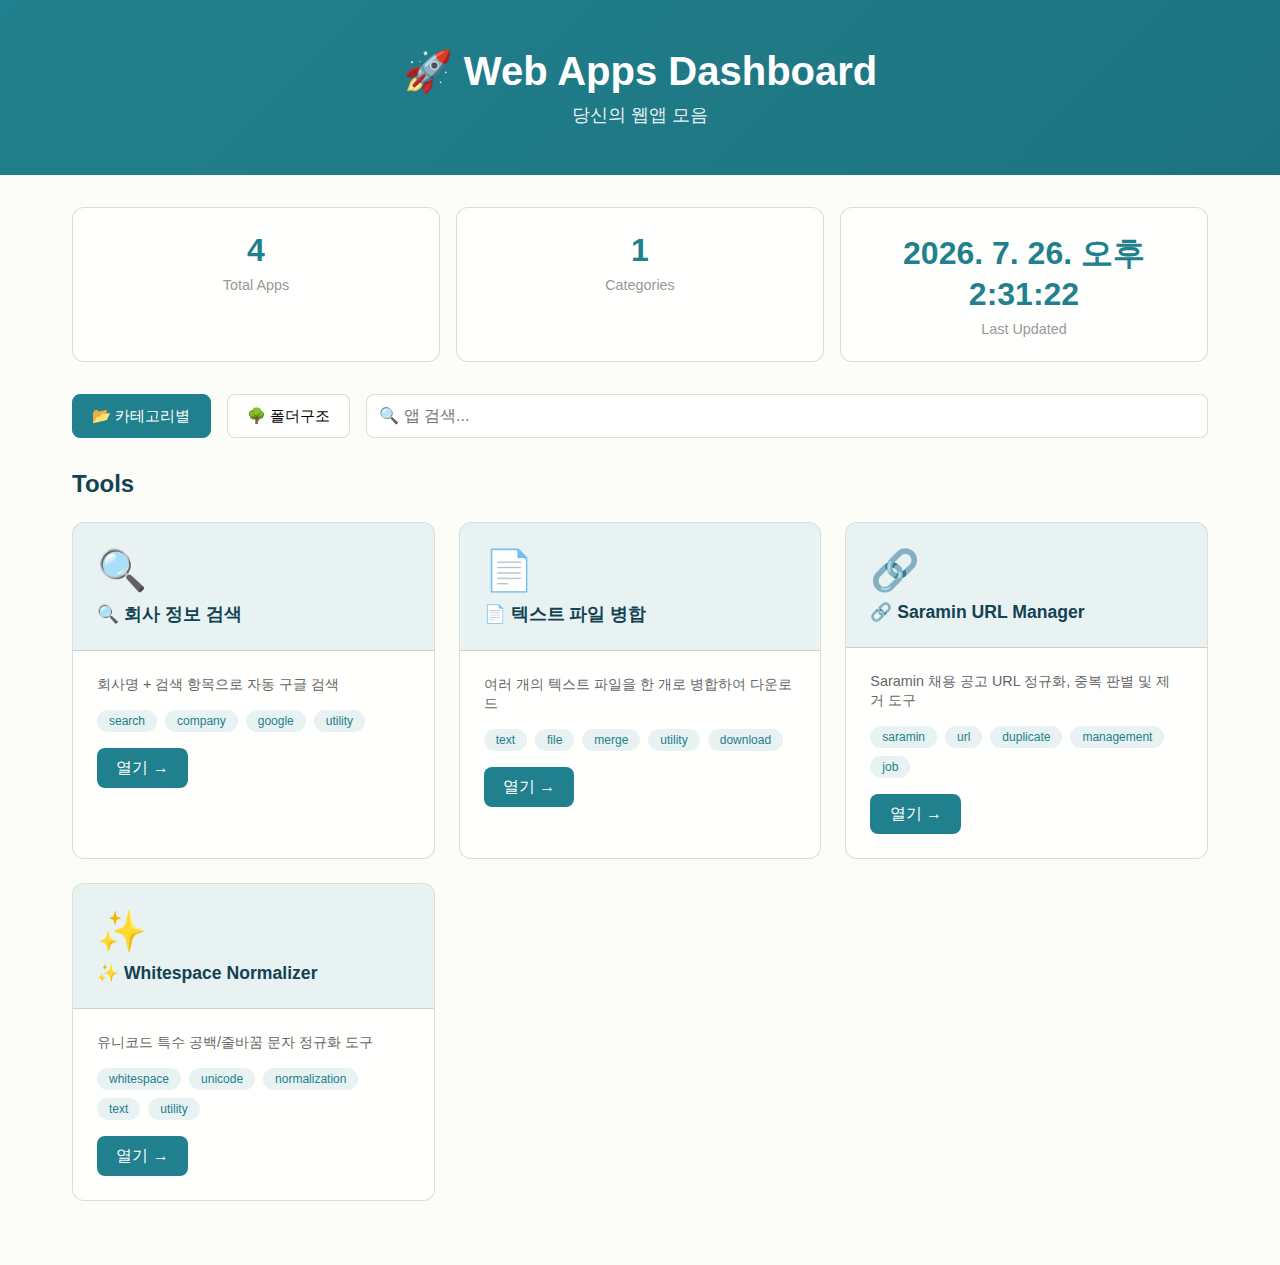
<file: index.html>
<!DOCTYPE html>
<html lang="ko">
<head>
    <meta charset="UTF-8">
    <meta name="viewport" content="width=device-width, initial-scale=1.0">
    <meta name="description" content="Web Apps Dashboard">
    <title>Web Apps Dashboard</title>

    <style>
        :root {
            --primary: #21808d;
            --primary-hover: #1d7480;
            --bg: #fcfcf9;
            --surface: #fffffe;
            --text: #134252;
            --border: rgba(94, 82, 64, 0.2);
        }

        * { margin: 0; padding: 0; box-sizing: border-box; }
        body { font-family: -apple-system, BlinkMacSystemFont, 'Segoe UI', sans-serif; background: var(--bg); color: var(--text); }

        .header { background: linear-gradient(135deg, var(--primary) 0%, #1d7480 100%); color: white; padding: 3rem 2rem; text-align: center; }
        .header h1 { font-size: 2.5rem; margin-bottom: 0.5rem; }
        .header p { font-size: 1.1rem; opacity: 0.9; }

        .container { max-width: 1200px; margin: 0 auto; padding: 2rem; }

        .stats { display: grid; grid-template-columns: repeat(auto-fit, minmax(200px, 1fr)); gap: 1rem; margin-bottom: 2rem; }
        .stat-card { background: var(--surface); border: 1px solid var(--border); border-radius: 12px; padding: 1.5rem; text-align: center; }
        .stat-value { font-size: 2rem; font-weight: 600; color: var(--primary); }
        .stat-label { font-size: 0.9rem; color: #999; margin-top: 0.5rem; }

        .controls { display: flex; gap: 1rem; margin-bottom: 2rem; flex-wrap: wrap; }
        .tab-button { padding: 0.6rem 1.2rem; border: 1px solid var(--border); background: var(--surface); border-radius: 8px; cursor: pointer; font-size: 0.95rem; transition: all 0.3s; }
        .tab-button.active { background: var(--primary); color: white; border-color: var(--primary); }
        .tab-button:hover { transform: translateY(-2px); }

        .search { flex: 1; min-width: 200px; }
        .search input { width: 100%; padding: 0.75rem; border: 1px solid var(--border); border-radius: 8px; font-size: 1rem; }

        .section-title { font-size: 1.5rem; font-weight: 600; margin: 2rem 0 1.5rem 0; }

        .tree-view { background: var(--surface); border: 1px solid var(--border); border-radius: 12px; padding: 1.5rem; }
        .tree-item { margin-left: 1rem; padding: 0.5rem 0; }
        .tree-category { font-weight: 600; color: var(--primary); cursor: pointer; user-select: none; }
        .tree-app { margin-left: 1rem; padding: 0.5rem; border-radius: 6px; }
        .tree-app:hover { background: rgba(33, 128, 141, 0.1); }
        .tree-app a { text-decoration: none; color: var(--text); }
        .tree-app a:hover { color: var(--primary); }

        .apps-grid { display: grid; grid-template-columns: repeat(auto-fill, minmax(280px, 1fr)); gap: 1.5rem; }
        .app-card { background: var(--surface); border: 1px solid var(--border); border-radius: 12px; overflow: hidden; transition: all 0.3s; }
        .app-card:hover { transform: translateY(-4px); box-shadow: 0 8px 16px rgba(0,0,0,0.1); }

        .app-header { background: rgba(33, 128, 141, 0.1); padding: 1.5rem; border-bottom: 1px solid var(--border); }
        .app-icon { font-size: 2.5rem; margin-bottom: 0.5rem; }
        .app-name { font-size: 1.1rem; font-weight: 600; }

        .app-body { padding: 1.5rem; }
        .app-desc { font-size: 0.9rem; color: #666; margin-bottom: 1rem; }
        .app-tags { display: flex; flex-wrap: wrap; gap: 0.5rem; margin-bottom: 1rem; }
        .app-tag { background: rgba(33, 128, 141, 0.1); color: var(--primary); padding: 0.25rem 0.75rem; border-radius: 16px; font-size: 0.75rem; }
        .app-link { display: inline-block; background: var(--primary); color: white; padding: 0.6rem 1.2rem; border-radius: 8px; text-decoration: none; font-weight: 500; }
        .app-link:hover { background: var(--primary-hover); }

        .hidden { display: none; }

        @media (max-width: 768px) {
            .header h1 { font-size: 1.8rem; }
            .container { padding: 1rem; }
            .apps-grid { grid-template-columns: 1fr; }
        }
    </style>
</head>
<body>
    <div class="header">
        <h1>🚀 Web Apps Dashboard</h1>
        <p>당신의 웹앱 모음</p>
    </div>

    <div class="container">
        <div class="stats">
            <div class="stat-card">
                <div class="stat-value" id="total-apps">0</div>
                <div class="stat-label">Total Apps</div>
            </div>
            <div class="stat-card">
                <div class="stat-value" id="total-categories">0</div>
                <div class="stat-label">Categories</div>
            </div>
            <div class="stat-card">
                <div class="stat-value" id="updated-time">-</div>
                <div class="stat-label">Last Updated</div>
            </div>
        </div>

        <div class="controls">
            <button class="tab-button active" onclick="switchView('category')">📂 카테고리별</button>
            <button class="tab-button" onclick="switchView('tree')">🌳 폴더구조</button>
            <div class="search">
                <input type="text" id="search-input" placeholder="🔍 앱 검색...">
            </div>
        </div>

        <!-- 카테고리별 뷰 -->
        <div id="category-view">
            <div id="category-container"></div>
        </div>

        <!-- 폴더구조 뷰 -->
        <div id="tree-view" class="hidden">
            <div class="tree-view" id="tree-container"></div>
        </div>
    </div>

    <script>
        let appData = {};

        async function loadApps() {
            try {
                const response = await fetch('data.json?t=' + Date.now());
                appData = await response.json();
                renderCategory();
                renderTree();
                updateStats();
            } catch (error) {
                console.error('❌ 데이터 로드 실패:', error);
            }
        }

        function renderCategory() {
            const container = document.getElementById('category-container');
            const categories = appData.categories || [];

            let html = '';
            categories.forEach(category => {
                const categoryApps = (appData.apps || []).filter(app => app.category === category);
                html += `
                    <div style="margin-bottom: 2rem;">
                        <h2 class="section-title">${category}</h2>
                        <div class="apps-grid">
                            ${categoryApps.map(app => `
                                <div class="app-card">
                                    <div class="app-header">
                                        <div class="app-icon">${app.icon || '📦'}</div>
                                        <div class="app-name">${app.name}</div>
                                    </div>
                                    <div class="app-body">
                                        <p class="app-desc">${app.description}</p>
                                        <div class="app-tags">
                                            ${(app.tags || []).map(tag => `<span class="app-tag">${tag}</span>`).join('')}
                                        </div>
                                        <a href="${app.url}" class="app-link">열기 →</a>
                                    </div>
                                </div>
                            `).join('')}
                        </div>
                    </div>
                `;
            });

            container.innerHTML = html || '<p>앱이 없습니다.</p>';
        }

        function renderTree() {
            const container = document.getElementById('tree-container');
            const categories = appData.categories || [];

            let html = '<ul>';
            categories.forEach(category => {
                const categoryApps = (appData.apps || []).filter(app => app.category === category);
                html += `
                    <li class="tree-item">
                        <div class="tree-category">📂 ${category}</div>
                        <ul>
                            ${categoryApps.map(app => `
                                <li class="tree-app">
                                    <a href="${app.url}">${app.icon} ${app.name}</a>
                                </li>
                            `).join('')}
                        </ul>
                    </li>
                `;
            });
            html += '</ul>';

            container.innerHTML = html;
        }

        function updateStats() {
            document.getElementById('total-apps').textContent = appData.apps?.length || 0;
            document.getElementById('total-categories').textContent = appData.categories?.length || 0;
            document.getElementById('updated-time').textContent = new Date().toLocaleString('ko-KR');
        }

        function switchView(view) {
            document.getElementById('category-view').classList.toggle('hidden', view !== 'category');
            document.getElementById('tree-view').classList.toggle('hidden', view !== 'tree');

            document.querySelectorAll('.tab-button').forEach(btn => {
                btn.classList.remove('active');
            });
            event.target.classList.add('active');
        }

        document.getElementById('search-input').addEventListener('input', (e) => {
            const keyword = e.target.value.toLowerCase();
            document.querySelectorAll('.app-card').forEach(card => {
                const name = card.querySelector('.app-name').textContent.toLowerCase();
                const desc = card.querySelector('.app-desc').textContent.toLowerCase();
                card.style.display = name.includes(keyword) || desc.includes(keyword) ? '' : 'none';
            });
        });

        loadApps();
    </script>
</body>
</html>
</file>
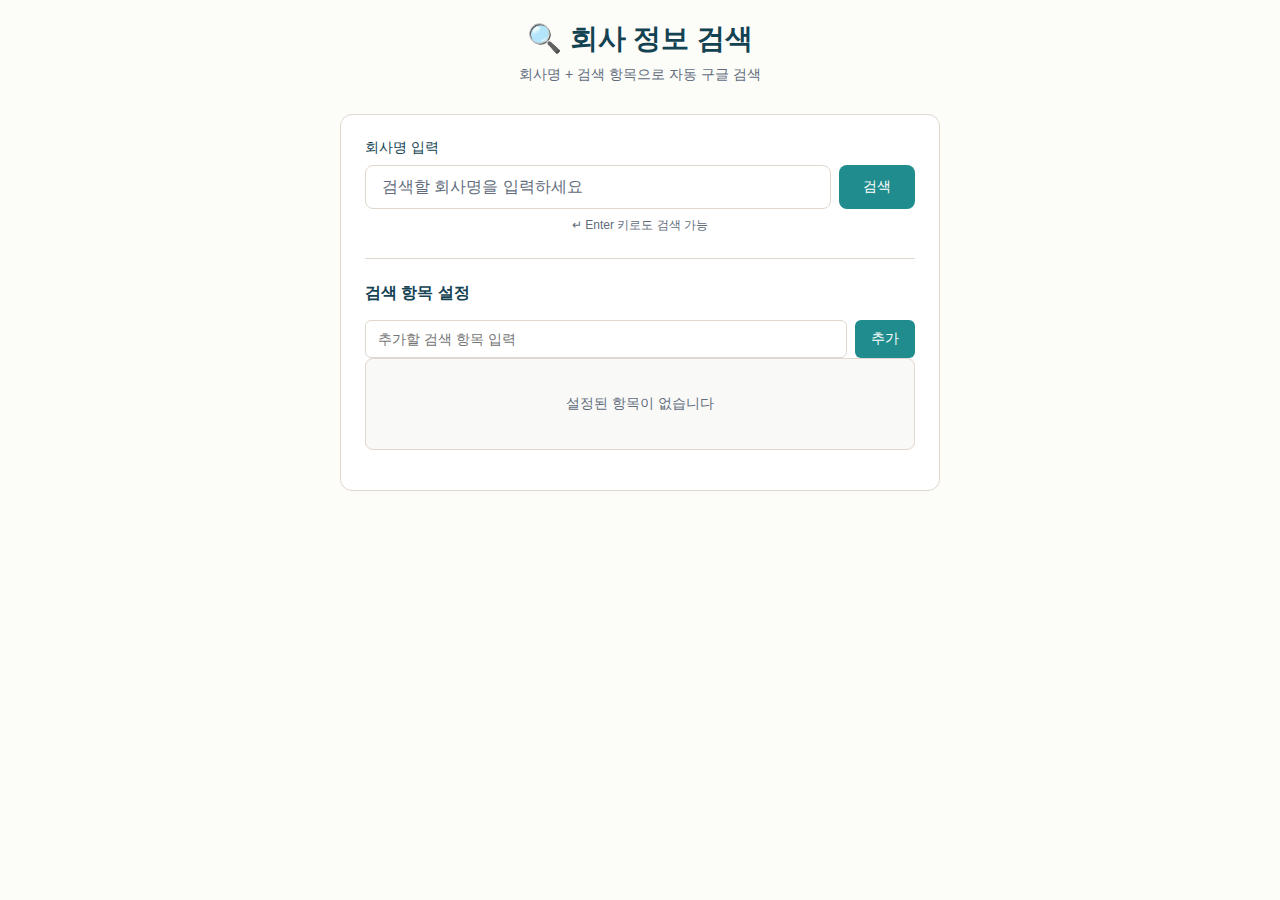
<file: JobHuntingInfo/index.html>
<!DOCTYPE html>
<html lang="ko">
<head>
    <meta charset="UTF-8">
    <meta name="viewport" content="width=device-width, initial-scale=1.0">
    <title>회사 정보 검색 도구</title>
    <style>
        :root {
            --color-primary: #208C8D;
            --color-primary-hover: #1a6f70;
            --color-bg: #fcfcf9;
            --color-surface: #ffffff;
            --color-text: #134252;
            --color-text-secondary: #626c7c;
            --color-border: #e0d7cf;
            --color-error: #c01530;
        }

        * {
            box-sizing: border-box;
        }

        body {
            font-family: -apple-system, BlinkMacSystemFont, 'Segoe UI', Roboto, sans-serif;
            margin: 0;
            padding: 20px;
            background: var(--color-bg);
            color: var(--color-text);
        }

        .container {
            max-width: 600px;
            margin: 0 auto;
        }

        .header {
            text-align: center;
            margin-bottom: 30px;
        }

        .header h1 {
            font-size: 28px;
            font-weight: 600;
            margin: 0 0 8px 0;
        }

        .header p {
            color: var(--color-text-secondary);
            font-size: 14px;
            margin: 0;
        }

        .main-section {
            background: var(--color-surface);
            border: 1px solid var(--color-border);
            border-radius: 12px;
            padding: 24px;
            margin-bottom: 20px;
        }

        .form-group {
            margin-bottom: 20px;
        }

        .form-label {
            display: block;
            font-size: 14px;
            font-weight: 500;
            margin-bottom: 8px;
            color: var(--color-text);
        }

        .input-wrapper {
            display: flex;
            gap: 8px;
        }

        .search-input {
            flex: 1;
            padding: 12px 16px;
            font-size: 16px;
            border: 1px solid var(--color-border);
            border-radius: 8px;
            color: var(--color-text);
            background: var(--color-surface);
            transition: border-color 0.2s, box-shadow 0.2s;
        }

        .search-input:focus {
            outline: none;
            border-color: var(--color-primary);
            box-shadow: 0 0 0 3px rgba(32, 140, 141, 0.1);
        }

        .search-input::placeholder {
            color: var(--color-text-secondary);
        }

        .btn {
            padding: 12px 24px;
            font-size: 14px;
            font-weight: 500;
            border: none;
            border-radius: 8px;
            cursor: pointer;
            transition: all 0.2s;
            display: inline-flex;
            align-items: center;
            justify-content: center;
            gap: 8px;
        }

        .btn-primary {
            background: var(--color-primary);
            color: white;
            flex-shrink: 0;
        }

        .btn-primary:hover {
            background: var(--color-primary-hover);
        }

        .btn-primary:active {
            transform: scale(0.98);
        }

        .btn-secondary {
            background: #f0f0f0;
            color: var(--color-text);
            border: 1px solid var(--color-border);
        }

        .btn-secondary:hover {
            background: #e8e8e8;
        }

        .btn-small {
            padding: 6px 12px;
            font-size: 12px;
        }

        .btn-danger {
            background: rgba(192, 21, 47, 0.1);
            color: var(--color-error);
        }

        .btn-danger:hover {
            background: rgba(192, 21, 47, 0.2);
        }

        .divider {
            height: 1px;
            background: var(--color-border);
            margin: 24px 0;
        }

        .settings-section h2 {
            font-size: 16px;
            font-weight: 600;
            margin: 0 0 16px 0;
            color: var(--color-text);
        }

        .items-list {
            display: flex;
            flex-direction: column;
            gap: 8px;
            max-height: 300px;
            overflow-y: auto;
            margin-bottom: 16px;
            padding: 12px;
            background: #f9f9f7;
            border-radius: 8px;
            border: 1px solid var(--color-border);
        }

        .items-list::-webkit-scrollbar {
            width: 6px;
        }

        .items-list::-webkit-scrollbar-track {
            background: transparent;
        }

        .items-list::-webkit-scrollbar-thumb {
            background: var(--color-border);
            border-radius: 3px;
        }

        .items-list::-webkit-scrollbar-thumb:hover {
            background: var(--color-text-secondary);
        }

        .item-row {
            display: flex;
            align-items: center;
            justify-content: space-between;
            background: var(--color-surface);
            padding: 12px;
            border-radius: 6px;
            border: 1px solid var(--color-border);
            gap: 8px;
        }

        .item-text {
            flex: 1;
            font-size: 14px;
            color: var(--color-text);
            word-break: break-word;
        }

        .item-remove-btn {
            padding: 4px 8px;
            font-size: 12px;
            background: rgba(192, 21, 47, 0.1);
            color: var(--color-error);
            border: none;
            border-radius: 4px;
            cursor: pointer;
            transition: background 0.2s;
            white-space: nowrap;
        }

        .item-remove-btn:hover {
            background: rgba(192, 21, 47, 0.2);
        }

        .add-item-wrapper {
            display: flex;
            gap: 8px;
        }

        .add-item-input {
            flex: 1;
            padding: 10px 12px;
            font-size: 14px;
            border: 1px solid var(--color-border);
            border-radius: 6px;
            color: var(--color-text);
            background: var(--color-surface);
            transition: border-color 0.2s;
        }

        .add-item-input:focus {
            outline: none;
            border-color: var(--color-primary);
        }

        .add-item-btn {
            padding: 10px 16px;
            font-size: 14px;
            font-weight: 500;
            background: var(--color-primary);
            color: white;
            border: none;
            border-radius: 6px;
            cursor: pointer;
            transition: background 0.2s;
            white-space: nowrap;
        }

        .add-item-btn:hover {
            background: var(--color-primary-hover);
        }

        .empty-state {
            text-align: center;
            color: var(--color-text-secondary);
            font-size: 14px;
            padding: 24px 12px;
        }

        .status-message {
            padding: 12px 16px;
            border-radius: 8px;
            font-size: 13px;
            text-align: center;
            margin-bottom: 16px;
        }

        .status-success {
            background: rgba(33, 128, 141, 0.1);
            color: #208C8D;
            border: 1px solid rgba(33, 128, 141, 0.2);
        }

        .status-error {
            background: rgba(192, 21, 47, 0.1);
            color: var(--color-error);
            border: 1px solid rgba(192, 21, 47, 0.2);
        }

        .tabs-info {
            font-size: 12px;
            color: var(--color-text-secondary);
            text-align: center;
        }
    </style>
</head>
<body>
    <div class="container">
        <div class="header">
            <h1>🔍 회사 정보 검색</h1>
            <p>회사명 + 검색 항목으로 자동 구글 검색</p>
        </div>

        <div class="main-section">
            <div id="statusMessage"></div>

            <div class="form-group">
                <label class="form-label">회사명 입력</label>
                <div class="input-wrapper">
                    <input 
                        type="text" 
                        id="searchInput" 
                        class="search-input" 
                        placeholder="검색할 회사명을 입력하세요"
                    />
                    <button id="searchBtn" class="btn btn-primary">검색</button>
                </div>
                <div class="tabs-info" style="margin-top: 8px;">↵ Enter 키로도 검색 가능</div>
            </div>

            <div class="divider"></div>

            <div class="settings-section">
                <h2>검색 항목 설정</h2>
                
                <div class="add-item-wrapper">
                    <input 
                        type="text" 
                        id="itemInput" 
                        class="add-item-input" 
                        placeholder="추가할 검색 항목 입력"
                    />
                    <button id="addItemBtn" class="btn add-item-btn">추가</button>
                </div>

                <div id="itemsList" class="items-list">
                    <div class="empty-state">설정된 항목이 없습니다</div>
                </div>
            </div>
        </div>
    </div>

    <script>
        // 상태 관리
        const state = {
            items: JSON.parse(localStorage.getItem('searchItems') || '[]'),
            statusMessage: null,
            statusTimeout: null
        };

        // DOM 요소
        const searchInput = document.getElementById('searchInput');
        const searchBtn = document.getElementById('searchBtn');
        const itemInput = document.getElementById('itemInput');
        const addItemBtn = document.getElementById('addItemBtn');
        const itemsList = document.getElementById('itemsList');
        const statusMessage = document.getElementById('statusMessage');

        // 초기화
        function init() {
            renderItems();
            
            searchInput.addEventListener('keypress', (e) => {
                if (e.key === 'Enter') {
                    handleSearch();
                }
            });
            
            itemInput.addEventListener('keypress', (e) => {
                if (e.key === 'Enter') {
                    handleAddItem();
                }
            });
            
            searchBtn.addEventListener('click', handleSearch);
            addItemBtn.addEventListener('click', handleAddItem);
        }

        // 검색 처리 (비동기 순차 처리)
        async function handleSearch() {
            const query = searchInput.value.trim();
            
            if (!query) {
                showStatus('회사명을 입력해주세요', 'error');
                return;
            }

            if (state.items.length === 0) {
                showStatus('검색 항목을 최소 1개 이상 설정해주세요', 'error');
                return;
            }

            // 각 항목별로 구글 검색 탭 열기 (순차적으로)
            for (let i = 0; i < state.items.length; i++) {
                const item = state.items[i];
                const searchQuery = `${query} ${item}`;
                const googleSearchUrl = `https://www.google.com/search?q=${encodeURIComponent(searchQuery)}`;
                
                // 탭 열기 (팝업 참조 유지)
                const tab = window.open(googleSearchUrl, '_blank');
                
                // 다음 탭까지 10ms 대기
                if (i < state.items.length - 1) {
                    await new Promise(resolve => setTimeout(resolve, 10));
                }
            }

            // 입력칸 비우기
            searchInput.value = '';
            searchInput.focus();

            showStatus(`${state.items.length}개 탭이 열렸습니다`, 'success');
        }

        // 항목 추가 처리
        function handleAddItem() {
            const itemText = itemInput.value.trim();
            
            if (!itemText) {
                showStatus('항목을 입력해주세요', 'error');
                return;
            }

            if (state.items.includes(itemText)) {
                showStatus('이미 추가된 항목입니다', 'error');
                return;
            }

            state.items.push(itemText);
            saveItems();
            renderItems();
            itemInput.value = '';
            itemInput.focus();
            
            showStatus('항목이 추가되었습니다', 'success');
        }

        // 항목 제거
        function removeItem(index) {
            state.items.splice(index, 1);
            saveItems();
            renderItems();
            showStatus('항목이 제거되었습니다', 'success');
        }

        // 항목 렌더링
        function renderItems() {
            if (state.items.length === 0) {
                itemsList.innerHTML = '<div class="empty-state">설정된 항목이 없습니다</div>';
                return;
            }

            itemsList.innerHTML = state.items
                .map((item, index) => `
                    <div class="item-row">
                        <span class="item-text">${escapeHtml(item)}</span>
                        <button class="item-remove-btn" onclick="removeItem(${index})">
                            삭제
                        </button>
                    </div>
                `)
                .join('');
        }

        // 상태 메시지 표시
        function showStatus(message, type) {
            statusMessage.textContent = message;
            statusMessage.className = `status-message status-${type}`;
            
            if (state.statusTimeout) {
                clearTimeout(state.statusTimeout);
            }
            
            state.statusTimeout = setTimeout(() => {
                statusMessage.textContent = '';
                statusMessage.className = '';
            }, 3000);
        }

        // 저장
        function saveItems() {
            localStorage.setItem('searchItems', JSON.stringify(state.items));
        }

        // HTML 이스케이프 (XSS 방지)
        function escapeHtml(text) {
            const map = {
                '&': '&amp;',
                '<': '&lt;',
                '>': '&gt;',
                '"': '&quot;',
                "'": '&#039;'
            };
            return text.replace(/[&<>"']/g, m => map[m]);
        }

        // 시작
        init();
    </script>
</body>
</html>
</file>
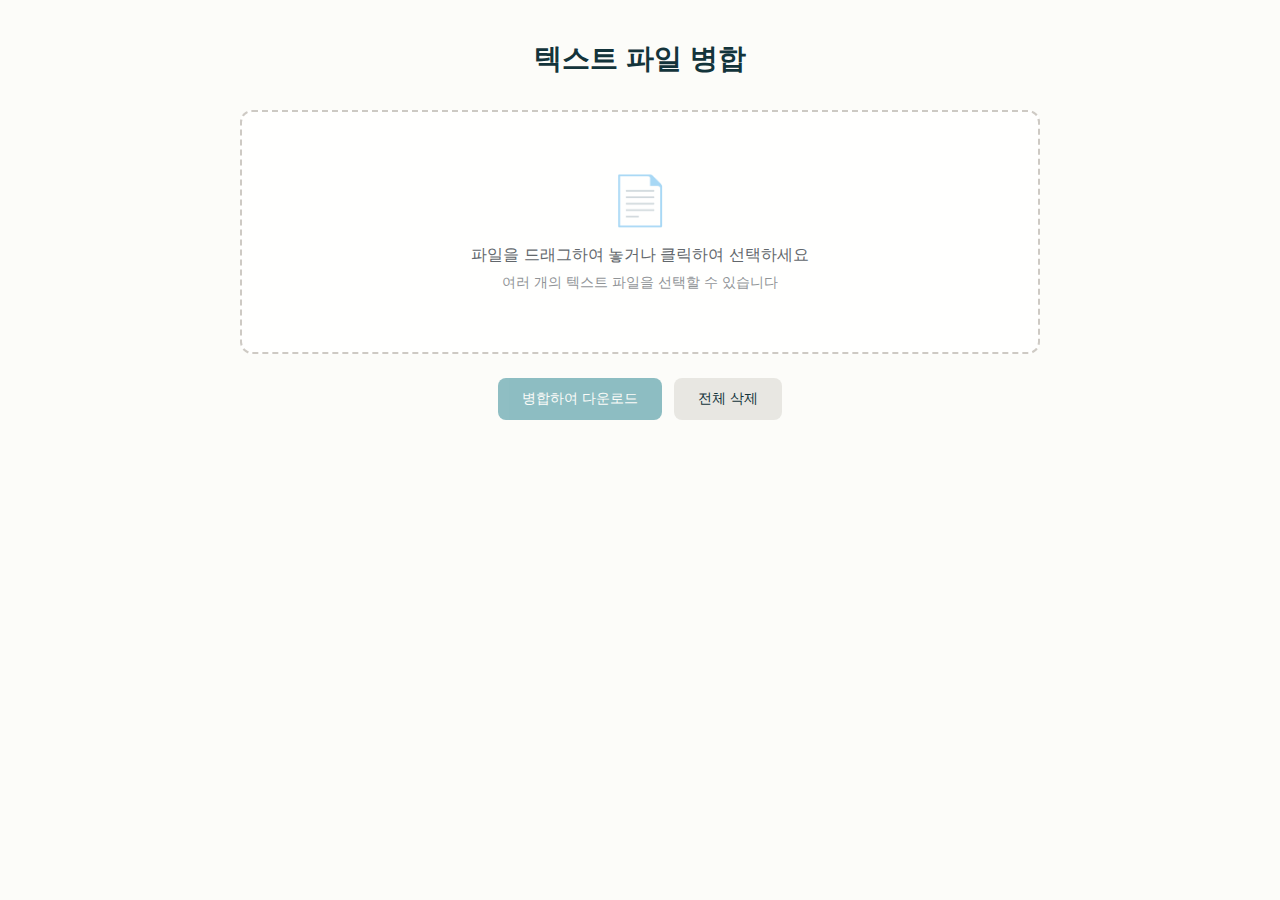
<file: MergeText/index.html>
<!DOCTYPE html>
<html lang="ko">
<head>
    <meta charset="UTF-8">
    <meta name="viewport" content="width=device-width, initial-scale=1.0">
    <title>텍스트 파일 병합</title>
    <style>
        * {
            margin: 0;
            padding: 0;
            box-sizing: border-box;
        }

        body {
            font-family: -apple-system, BlinkMacSystemFont, 'Segoe UI', sans-serif;
            background: var(--color-background, #fcfcf9);
            color: var(--color-text, #13343b);
            padding: 40px 20px;
            min-height: 100vh;
        }

        .container {
            max-width: 800px;
            margin: 0 auto;
        }

        h1 {
            font-size: 28px;
            font-weight: 600;
            margin-bottom: 32px;
            text-align: center;
        }

        .drop-zone {
            border: 2px dashed var(--color-border, rgba(94, 82, 64, 0.3));
            border-radius: 12px;
            padding: 60px 40px;
            text-align: center;
            background: var(--color-surface, #fffffe);
            cursor: pointer;
            transition: all 0.3s ease;
            margin-bottom: 24px;
        }

        .drop-zone:hover {
            border-color: var(--color-primary, #21808d);
            background: var(--color-secondary, rgba(94, 82, 64, 0.05));
        }

        .drop-zone.drag-over {
            border-color: var(--color-primary, #21808d);
            background: var(--color-secondary, rgba(33, 128, 141, 0.1));
            transform: scale(1.02);
        }

        .drop-zone-icon {
            font-size: 48px;
            margin-bottom: 16px;
            opacity: 0.6;
        }

        .drop-zone-text {
            font-size: 16px;
            color: var(--color-text-secondary, #62676c);
            margin-bottom: 8px;
        }

        .drop-zone-hint {
            font-size: 14px;
            color: var(--color-text-secondary, #62676c);
            opacity: 0.7;
        }

        .file-list {
            background: var(--color-surface, #fffffe);
            border-radius: 12px;
            padding: 20px;
            margin-bottom: 24px;
            border: 1px solid var(--color-border, rgba(94, 82, 64, 0.2));
        }

        .file-list-title {
            font-size: 16px;
            font-weight: 600;
            margin-bottom: 16px;
            color: var(--color-text, #13343b);
        }

        .file-item {
            display: flex;
            align-items: center;
            justify-content: space-between;
            padding: 12px 16px;
            background: var(--color-background, #fcfcf9);
            border-radius: 8px;
            margin-bottom: 8px;
            border: 1px solid var(--color-border, rgba(94, 82, 64, 0.12));
        }

        .file-item:last-child {
            margin-bottom: 0;
        }

        .file-info {
            display: flex;
            align-items: center;
            gap: 12px;
            flex: 1;
        }

        .file-icon {
            font-size: 20px;
        }

        .file-name {
            font-size: 14px;
            color: var(--color-text, #13343b);
            word-break: break-word;
        }

        .file-remove {
            background: transparent;
            border: none;
            color: var(--color-error, #c0152f);
            cursor: pointer;
            font-size: 20px;
            padding: 4px 8px;
            border-radius: 4px;
            transition: background 0.2s;
        }

        .file-remove:hover {
            background: rgba(192, 21, 47, 0.1);
        }

        .empty-state {
            text-align: center;
            padding: 40px 20px;
            color: var(--color-text-secondary, #62676c);
            opacity: 0.6;
        }

        .actions {
            display: flex;
            gap: 12px;
            justify-content: center;
        }

        .btn {
            padding: 12px 24px;
            border-radius: 8px;
            font-size: 14px;
            font-weight: 500;
            cursor: pointer;
            transition: all 0.25s cubic-bezier(0.16, 1, 0.3, 1);
            border: none;
        }

        .btn-primary {
            background: var(--color-primary, #21808d);
            color: var(--color-btn-primary-text, #fcfcf9);
        }

        .btn-primary:hover {
            background: var(--color-primary-hover, #1d7480);
        }

        .btn-primary:disabled {
            opacity: 0.5;
            cursor: not-allowed;
        }

        .btn-secondary {
            background: var(--color-secondary, rgba(94, 82, 64, 0.12));
            color: var(--color-text, #13343b);
        }

        .btn-secondary:hover {
            background: var(--color-secondary-hover, rgba(94, 82, 64, 0.2));
        }

        #file-input {
            display: none;
        }

        @media (prefers-color-scheme: dark) {
            body {
                background: #1f2121;
                color: #f5f5f5;
            }

            .drop-zone {
                background: #262828;
                border-color: rgba(119, 124, 124, 0.3);
            }

            .drop-zone:hover {
                border-color: #32b8c6;
                background: rgba(119, 124, 124, 0.15);
            }

            .drop-zone.drag-over {
                border-color: #32b8c6;
                background: rgba(50, 184, 198, 0.15);
            }

            .file-list {
                background: #262828;
                border-color: rgba(119, 124, 124, 0.2);
            }

            .file-item {
                background: #1f2121;
                border-color: rgba(119, 124, 124, 0.15);
            }

            .btn-primary {
                background: #32b8c6;
                color: #13343b;
            }

            .btn-primary:hover {
                background: #2da6b2;
            }

            .btn-secondary {
                background: rgba(119, 124, 124, 0.15);
                color: #f5f5f5;
            }

            .btn-secondary:hover {
                background: rgba(119, 124, 124, 0.25);
            }
        }
    </style>
</head>
<body>
    <div class="container">
        <h1>텍스트 파일 병합</h1>

        <div class="drop-zone" id="drop-zone">
            <div class="drop-zone-icon">📄</div>
            <div class="drop-zone-text">파일을 드래그하여 놓거나 클릭하여 선택하세요</div>
            <div class="drop-zone-hint">여러 개의 텍스트 파일을 선택할 수 있습니다</div>
        </div>

        <input type="file" id="file-input" multiple accept=".txt">

        <div class="file-list" id="file-list-container" style="display: none;">
            <div class="file-list-title">선택된 파일 (<span id="file-count">0</span>)</div>
            <div id="file-list"></div>
        </div>

        <div class="actions">
            <button class="btn btn-primary" id="merge-btn" disabled>병합하여 다운로드</button>
            <button class="btn btn-secondary" id="clear-btn">전체 삭제</button>
        </div>
    </div>

    <script>
        const dropZone = document.getElementById('drop-zone');
        const fileInput = document.getElementById('file-input');
        const fileList = document.getElementById('file-list');
        const fileListContainer = document.getElementById('file-list-container');
        const fileCount = document.getElementById('file-count');
        const mergeBtn = document.getElementById('merge-btn');
        const clearBtn = document.getElementById('clear-btn');

        let files = [];

        // 드롭존 클릭 시 파일 선택 창 열기
        dropZone.addEventListener('click', () => {
            fileInput.click();
        });

        // 파일 입력 변경 이벤트
        fileInput.addEventListener('change', (e) => {
            handleFiles(e.target.files);
        });

        // 드래그 오버 이벤트
        dropZone.addEventListener('dragover', (e) => {
            e.preventDefault();
            dropZone.classList.add('drag-over');
        });

        // 드래그 종료 이벤트
        dropZone.addEventListener('dragleave', () => {
            dropZone.classList.remove('drag-over');
        });

        // 드롭 이벤트
        dropZone.addEventListener('drop', (e) => {
            e.preventDefault();
            dropZone.classList.remove('drag-over');
            handleFiles(e.dataTransfer.files);
        });

        // 파일 처리
        function handleFiles(newFiles) {
            const txtFiles = Array.from(newFiles).filter(file => 
                file.name.toLowerCase().endsWith('.txt')
            );

            if (txtFiles.length === 0) {
                alert('텍스트 파일(.txt)만 선택할 수 있습니다.');
                return;
            }

            files.push(...txtFiles);
            updateFileList();
        }

        // 파일 목록 업데이트
        function updateFileList() {
            if (files.length === 0) {
                fileListContainer.style.display = 'none';
                mergeBtn.disabled = true;
                return;
            }

            fileListContainer.style.display = 'block';
            mergeBtn.disabled = false;
            fileCount.textContent = files.length;

            fileList.innerHTML = files.map((file, index) => `
                <div class="file-item">
                    <div class="file-info">
                        <span class="file-icon">📄</span>
                        <span class="file-name">${escapeHtml(file.name)}</span>
                    </div>
                    <button class="file-remove" onclick="removeFile(${index})" aria-label="파일 삭제">×</button>
                </div>
            `).join('');
        }

        // 파일 제거
        function removeFile(index) {
            files.splice(index, 1);
            updateFileList();
        }

        // 전체 삭제
        clearBtn.addEventListener('click', () => {
            if (files.length > 0 && confirm('모든 파일을 삭제하시겠습니까?')) {
                files = [];
                fileInput.value = '';
                updateFileList();
            }
        });

        // 병합 및 다운로드
        mergeBtn.addEventListener('click', async () => {
            if (files.length === 0) return;

            mergeBtn.disabled = true;
            mergeBtn.textContent = '병합 중...';

            try {
                const contents = [];

                for (let i = 0; i < files.length; i++) {
                    const content = await readFileContent(files[i]);
                    contents.push(content);
                }

                // 파일 내용을 줄바꿈 1개로 연결
                const mergedContent = contents.join('\n');

                // 다운로드
                downloadFile(mergedContent, 'merged.txt');

            } catch (error) {
                alert('파일 병합 중 오류가 발생했습니다: ' + error.message);
            } finally {
                mergeBtn.disabled = false;
                mergeBtn.textContent = '병합하여 다운로드';
            }
        });

        // 파일 내용 읽기
        function readFileContent(file) {
            return new Promise((resolve, reject) => {
                const reader = new FileReader();
                reader.onload = (e) => resolve(e.target.result);
                reader.onerror = (e) => reject(new Error('파일을 읽을 수 없습니다'));
                reader.readAsText(file, 'UTF-8');
            });
        }

        // 파일 다운로드
        function downloadFile(content, filename) {
            const blob = new Blob([content], { type: 'text/plain;charset=utf-8' });
            const url = URL.createObjectURL(blob);
            const a = document.createElement('a');
            a.href = url;
            a.download = filename;
            document.body.appendChild(a);
            a.click();
            document.body.removeChild(a);
            URL.revokeObjectURL(url);
        }

        // HTML 이스케이프
        function escapeHtml(text) {
            const div = document.createElement('div');
            div.textContent = text;
            return div.innerHTML;
        }
    </script>
</body>
</html>
</file>
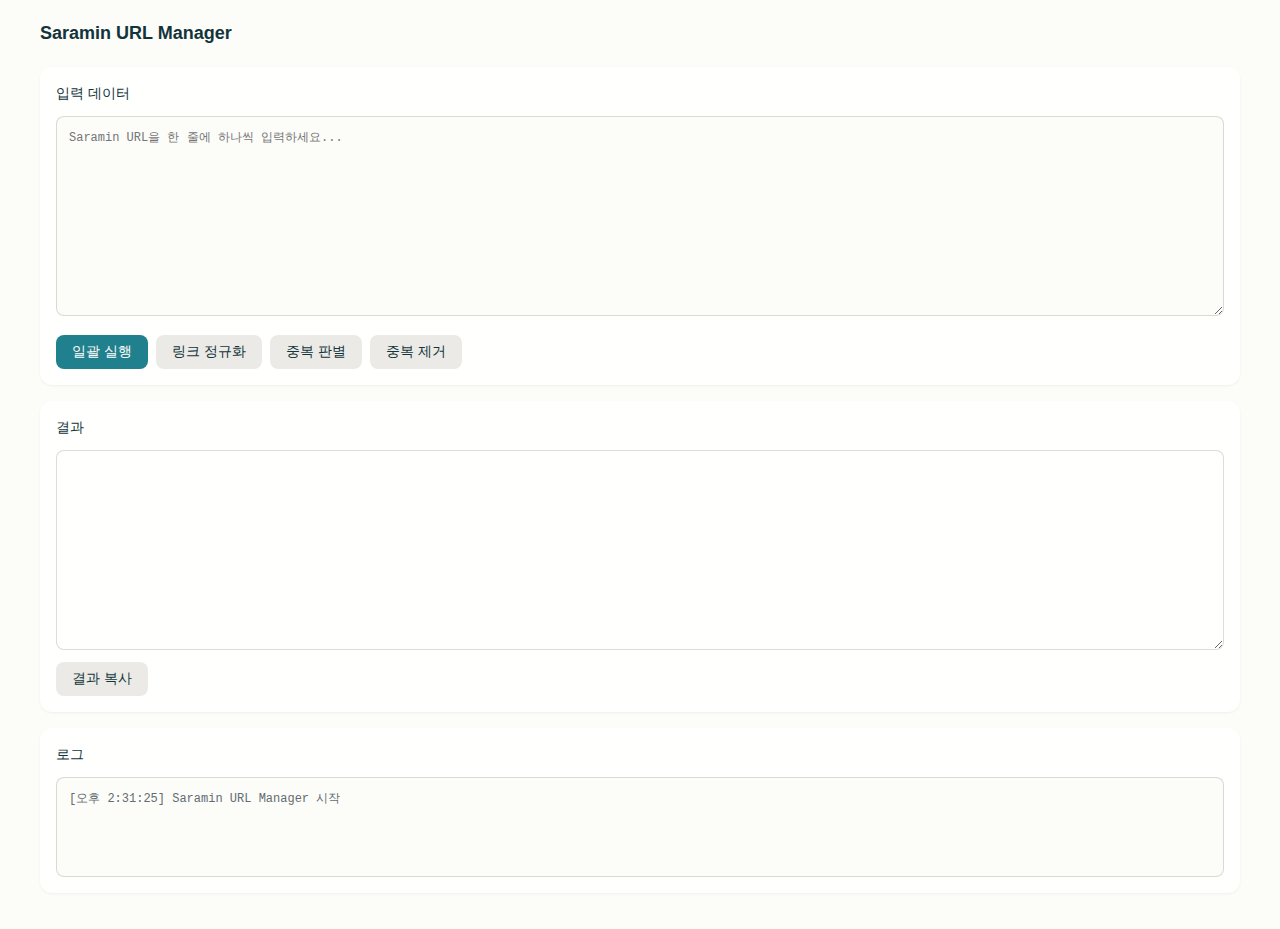
<file: SaraminDupeCleaner/index.html>
<!DOCTYPE html>
<html lang="ko">
<head>
    <meta charset="UTF-8">
    <meta name="viewport" content="width=device-width, initial-scale=1.0">
    <title>Saramin URL Manager</title>
    <style>
        :root {
            --color-white: rgba(255, 255, 255, 1);
            --color-black: rgba(0, 0, 0, 1);
            --color-cream-50: rgba(252, 252, 249, 1);
            --color-cream-100: rgba(255, 255, 253, 1);
            --color-gray-200: rgba(245, 245, 245, 1);
            --color-gray-300: rgba(167, 169, 169, 1);
            --color-gray-400: rgba(119, 124, 124, 1);
            --color-slate-500: rgba(98, 108, 113, 1);
            --color-brown-600: rgba(94, 82, 64, 1);
            --color-charcoal-700: rgba(31, 33, 33, 1);
            --color-charcoal-800: rgba(38, 40, 40, 1);
            --color-slate-900: rgba(19, 52, 59, 1);
            --color-teal-300: rgba(50, 184, 198, 1);
            --color-teal-500: rgba(33, 128, 141, 1);
            --color-teal-600: rgba(29, 116, 128, 1);
            --color-teal-700: rgba(26, 104, 115, 1);
            --color-red-400: rgba(255, 84, 89, 1);
            --color-red-500: rgba(192, 21, 47, 1);
            --color-brown-600-rgb: 94, 82, 64;
            --color-teal-500-rgb: 33, 128, 141;
            --color-slate-900-rgb: 19, 52, 59;
            --color-red-500-rgb: 192, 21, 47;
            --color-background: var(--color-cream-50);
            --color-surface: var(--color-cream-100);
            --color-text: var(--color-slate-900);
            --color-text-secondary: var(--color-slate-500);
            --color-primary: var(--color-teal-500);
            --color-primary-hover: var(--color-teal-600);
            --color-primary-active: var(--color-teal-700);
            --color-secondary: rgba(var(--color-brown-600-rgb), 0.12);
            --color-secondary-hover: rgba(var(--color-brown-600-rgb), 0.2);
            --color-border: rgba(var(--color-brown-600-rgb), 0.2);
            --color-btn-primary-text: var(--color-cream-50);
            --color-error: var(--color-red-500);
            --color-focus-ring: rgba(var(--color-teal-500-rgb), 0.4);
            --font-family-base: -apple-system, BlinkMacSystemFont, 'Segoe UI', sans-serif;
            --font-size-sm: 12px;
            --font-size-base: 14px;
            --font-size-lg: 16px;
            --font-size-xl: 18px;
            --font-weight-medium: 500;
            --font-weight-semibold: 550;
            --space-8: 8px;
            --space-12: 12px;
            --space-16: 16px;
            --space-20: 20px;
            --radius-base: 8px;
            --radius-lg: 12px;
            --shadow-sm: 0 1px 3px rgba(0, 0, 0, 0.04), 0 1px 2px rgba(0, 0, 0, 0.02);
            --duration-normal: 250ms;
            --ease-standard: cubic-bezier(0.16, 1, 0.3, 1);
        }

        @media (prefers-color-scheme: dark) {
            :root {
                --color-gray-400-rgb: 119, 124, 124;
                --color-teal-300-rgb: 50, 184, 198;
                --color-gray-300-rgb: 167, 169, 169;
                --color-gray-200-rgb: 245, 245, 245;
                --color-background: var(--color-charcoal-700);
                --color-surface: var(--color-charcoal-800);
                --color-text: var(--color-gray-200);
                --color-text-secondary: rgba(var(--color-gray-300-rgb), 0.7);
                --color-primary: var(--color-teal-300);
                --color-secondary: rgba(var(--color-gray-400-rgb), 0.15);
                --color-secondary-hover: rgba(var(--color-gray-400-rgb), 0.25);
                --color-border: rgba(var(--color-gray-400-rgb), 0.3);
                --color-error: var(--color-red-400);
                --color-focus-ring: rgba(var(--color-teal-300-rgb), 0.4);
                --color-btn-primary-text: var(--color-slate-900);
            }
        }

        * {
            box-sizing: border-box;
            margin: 0;
            padding: 0;
        }

        body {
            font-family: var(--font-family-base);
            background: var(--color-background);
            color: var(--color-text);
            padding: var(--space-20);
            line-height: 1.5;
        }

        .container {
            max-width: 1200px;
            margin: 0 auto;
        }

        h1 {
            font-size: var(--font-size-xl);
            font-weight: var(--font-weight-semibold);
            margin-bottom: var(--space-20);
            color: var(--color-text);
        }

        .section {
            background: var(--color-surface);
            border-radius: var(--radius-lg);
            padding: var(--space-16);
            margin-bottom: var(--space-16);
            box-shadow: var(--shadow-sm);
        }

        .section-title {
            font-size: var(--font-size-base);
            font-weight: var(--font-weight-semibold);
            margin-bottom: var(--space-12);
            color: var(--color-text);
        }

        .input-area, .output-area {
            width: 100%;
            min-height: 200px;
            padding: var(--space-12);
            font-family: 'Courier New', monospace;
            font-size: var(--font-size-sm);
            border: 1px solid var(--color-border);
            border-radius: var(--radius-base);
            background: var(--color-background);
            color: var(--color-text);
            resize: vertical;
            overflow-x: auto;
            white-space: nowrap;
        }

        .input-area:focus {
            outline: 2px solid var(--color-primary);
            border-color: var(--color-primary);
        }

        .output-area {
            background: var(--color-surface);
            white-space: pre;
        }

        .log-area {
            width: 100%;
            min-height: 100px;
            padding: var(--space-12);
            font-family: 'Courier New', monospace;
            font-size: var(--font-size-sm);
            border: 1px solid var(--color-border);
            border-radius: var(--radius-base);
            background: var(--color-background);
            color: var(--color-text-secondary);
            overflow-y: auto;
            white-space: pre-wrap;
        }

        .button-group {
            display: flex;
            gap: var(--space-8);
            flex-wrap: wrap;
            margin-top: var(--space-12);
        }

        .btn {
            padding: var(--space-8) var(--space-16);
            border: none;
            border-radius: var(--radius-base);
            font-size: var(--font-size-base);
            font-weight: var(--font-weight-medium);
            cursor: pointer;
            transition: all var(--duration-normal) var(--ease-standard);
        }

        .btn-primary {
            background: var(--color-primary);
            color: var(--color-btn-primary-text);
        }

        .btn-primary:hover {
            background: var(--color-primary-hover);
        }

        .btn-secondary {
            background: var(--color-secondary);
            color: var(--color-text);
        }

        .btn-secondary:hover {
            background: var(--color-secondary-hover);
        }

        .btn:focus-visible {
            outline: none;
            box-shadow: 0 0 0 3px var(--color-focus-ring);
        }

        .duplicate-line {
            color: var(--color-error);
            font-weight: var(--font-weight-semibold);
        }

        .stats {
            display: flex;
            gap: var(--space-20);
            margin-top: var(--space-12);
            font-size: var(--font-size-sm);
            color: var(--color-text-secondary);
        }

        .stat-item {
            display: flex;
            align-items: center;
            gap: var(--space-8);
        }

        .stat-value {
            font-weight: var(--font-weight-semibold);
            color: var(--color-text);
        }
    </style>
</head>
<body>
    <div class="container">
        <h1>Saramin URL Manager</h1>

        <div class="section">
            <div class="section-title">입력 데이터</div>
            <textarea class="input-area" id="inputArea" placeholder="Saramin URL을 한 줄에 하나씩 입력하세요..."></textarea>
            
            <div class="button-group">
                <button class="btn btn-primary" onclick="runAll()">일괄 실행</button>
                <button class="btn btn-secondary" onclick="normalizeUrls()">링크 정규화</button>
                <button class="btn btn-secondary" onclick="detectDuplicates()">중복 판별</button>
                <button class="btn btn-secondary" onclick="removeDuplicates()">중복 제거</button>
            </div>
        </div>

        <div class="section">
            <div class="section-title">결과</div>
            <div class="output-area" id="outputArea"></div>
            <div class="button-group">
                <button class="btn btn-secondary" onclick="copyResult()">결과 복사</button>
            </div>
        </div>

        <div class="section">
            <div class="section-title">로그</div>
            <div class="log-area" id="logArea"></div>
        </div>
    </div>

    <script>
        let currentData = [];
        let duplicateIndices = new Set();

        function log(message) {
            const logArea = document.getElementById('logArea');
            const timestamp = new Date().toLocaleTimeString('ko-KR');
            logArea.textContent += `[${timestamp}] ${message}\n`;
            logArea.scrollTop = logArea.scrollHeight;
        }

        function extractRecIdx(url) {
            const match = url.match(/rec_idx=(\d+)/);
            return match ? match[1] : null;
        }

        function normalizeUrl(url) {
            const recIdx = extractRecIdx(url);
            if (!recIdx) return url;
            
            const baseUrl = url.split('rec_idx=')[0];
            return `${baseUrl}rec_idx=${recIdx}`;
        }

        function normalizeUrls() {
            const input = document.getElementById('inputArea').value;
            const lines = input.split('\n').filter(line => line.trim());
            
            if (lines.length === 0) {
                log('입력 데이터가 없습니다.');
                return;
            }

            currentData = lines.map(line => normalizeUrl(line.trim()));
            updateOutput();
            log(`링크 정규화 완료: ${currentData.length}개 링크 처리`);
        }

        function detectDuplicates() {
            const input = document.getElementById('inputArea').value;
            const lines = input.split('\n').filter(line => line.trim());
            
            if (lines.length === 0) {
                log('입력 데이터가 없습니다.');
                return;
            }

            currentData = lines.map(line => line.trim());
            duplicateIndices.clear();
            
            const recIdxMap = new Map();
            let duplicateCount = 0;

            currentData.forEach((url, index) => {
                const recIdx = extractRecIdx(url);
                if (recIdx) {
                    if (recIdxMap.has(recIdx)) {
                        duplicateIndices.add(index);
                        if (!duplicateIndices.has(recIdxMap.get(recIdx))) {
                            duplicateIndices.add(recIdxMap.get(recIdx));
                        }
                        duplicateCount++;
                    } else {
                        recIdxMap.set(recIdx, index);
                    }
                }
            });

            updateOutputWithHighlight();
            log(`중복 판별 완료: ${duplicateCount}개 중복 링크 발견`);
        }

        function removeDuplicates() {
            const input = document.getElementById('inputArea').value;
            const lines = input.split('\n').filter(line => line.trim());
            
            if (lines.length === 0) {
                log('입력 데이터가 없습니다.');
                return;
            }

            const recIdxMap = new Map();
            const uniqueUrls = [];
            let removedCount = 0;

            lines.forEach(line => {
                const url = line.trim();
                const recIdx = extractRecIdx(url);
                
                if (recIdx) {
                    if (!recIdxMap.has(recIdx)) {
                        recIdxMap.set(recIdx, true);
                        uniqueUrls.push(url);
                    } else {
                        removedCount++;
                    }
                } else {
                    uniqueUrls.push(url);
                }
            });

            currentData = uniqueUrls;
            duplicateIndices.clear();
            updateOutput();
            log(`중복 제거 완료: ${removedCount}개 중복 링크 제거됨, ${currentData.length}개 링크 남음`);
        }

        function runAll() {
            const input = document.getElementById('inputArea').value;
            const lines = input.split('\n').filter(line => line.trim());
            
            if (lines.length === 0) {
                log('입력 데이터가 없습니다.');
                return;
            }

            log('=== 일괄 실행 시작 ===');
            
            // 1. 정규화
            currentData = lines.map(line => normalizeUrl(line.trim()));
            log(`1단계: 링크 정규화 완료 (${currentData.length}개)`);
            
            // 2. 중복 판별
            duplicateIndices.clear();
            const recIdxMap = new Map();
            let duplicateCount = 0;

            currentData.forEach((url, index) => {
                const recIdx = extractRecIdx(url);
                if (recIdx) {
                    if (recIdxMap.has(recIdx)) {
                        duplicateIndices.add(index);
                        if (!duplicateIndices.has(recIdxMap.get(recIdx))) {
                            duplicateIndices.add(recIdxMap.get(recIdx));
                        }
                        duplicateCount++;
                    } else {
                        recIdxMap.set(recIdx, index);
                    }
                }
            });
            log(`2단계: 중복 판별 완료 (${duplicateCount}개 중복 발견)`);
            
            // 3. 중복 제거
            const uniqueRecIdxMap = new Map();
            const uniqueUrls = [];
            let removedCount = 0;

            currentData.forEach(url => {
                const recIdx = extractRecIdx(url);
                
                if (recIdx) {
                    if (!uniqueRecIdxMap.has(recIdx)) {
                        uniqueRecIdxMap.set(recIdx, true);
                        uniqueUrls.push(url);
                    } else {
                        removedCount++;
                    }
                } else {
                    uniqueUrls.push(url);
                }
            });

            currentData = uniqueUrls;
            duplicateIndices.clear();
            updateOutput();
            log(`3단계: 중복 제거 완료 (${removedCount}개 제거, ${currentData.length}개 최종)`);
            log('=== 일괄 실행 완료 ===');
        }

        function updateOutput() {
            const outputArea = document.getElementById('outputArea');
            outputArea.textContent = currentData.join('\n');
        }

        function updateOutputWithHighlight() {
            const outputArea = document.getElementById('outputArea');
            outputArea.innerHTML = '';
            
            currentData.forEach((url, index) => {
                const line = document.createElement('div');
                line.textContent = url;
                if (duplicateIndices.has(index)) {
                    line.className = 'duplicate-line';
                }
                outputArea.appendChild(line);
            });
        }

        function copyResult() {
            const outputArea = document.getElementById('outputArea');
            const text = currentData.join('\n');
            
            if (!text) {
                log('복사할 결과가 없습니다.');
                return;
            }

            navigator.clipboard.writeText(text).then(() => {
                log(`결과 복사 완료: ${currentData.length}개 링크`);
            }).catch(err => {
                log('복사 실패: ' + err.message);
            });
        }

        // 초기 로그
        log('Saramin URL Manager 시작');
    </script>
</body>
</html>
</file>
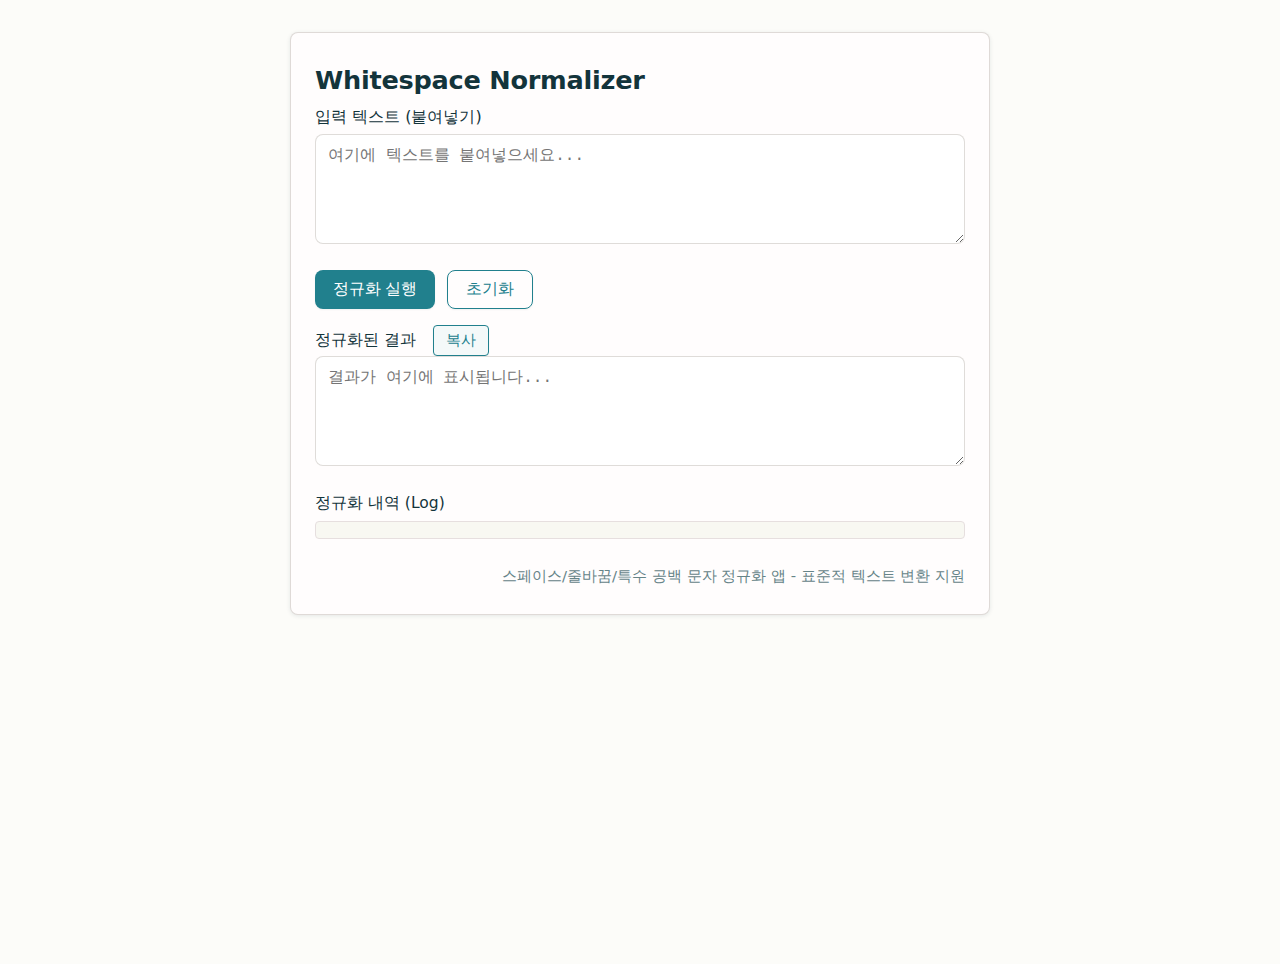
<file: SpaceLineBreakNormalizer/index.html>
<!DOCTYPE html>
<html lang="ko">
<head>
  <meta charset="UTF-8">
  <meta name="viewport" content="width=device-width, initial-scale=1.0">
  <title>Whitespace Normalizer</title>
  <style>
    :root {
      --background: var(--color-background, #FCFCF9);
      --surface: var(--color-surface, #FFFDFD);
      --text: var(--color-text, #13343B);
      --primary: var(--color-primary, #21808D);
      --primary-hover: var(--color-primary-hover, #1D7480);
      --border: var(--color-border, rgba(94, 82, 64, 0.2));
      --radius: 8px;
      --shadow: 0 1px 4px rgba(19,52,59,0.10);
      --font-family: "Segoe UI", "Inter", system-ui, Arial, sans-serif;
    }
    html, body {
      height: 100%;
      margin: 0;
      padding: 0;
      background: var(--background);
      color: var(--text);
      font-family: var(--font-family);
    }
    body {
      min-height: 100vh;
      display: flex;
      align-items: flex-start;
      justify-content: center;
      padding: 32px 8px;
    }
    .container {
      background: var(--surface);
      border-radius: var(--radius);
      box-shadow: var(--shadow);
      border: 1px solid var(--border);
      padding: 32px 24px 28px 24px;
      max-width: 650px;
      width: 100%;
    }
    h2 {
      margin-top: 0; margin-bottom: 12px;
      font-size: 1.6rem;
      font-weight: 600;
      letter-spacing: -0.01em;
    }
    label {
      font-size: 1rem;
      font-weight: 500;
      margin-bottom: 6px;
      display: block;
    }
    textarea {
      width: 100%;
      min-height: 110px;
      max-height: 380px;
      font-size: 1rem;
      font-family: "Fira Mono", "Consolas", monospace;
      resize: vertical;
      border-radius: var(--radius);
      border: 1px solid var(--border);
      padding: 10px 12px;
      box-sizing: border-box;
      margin-bottom: 10px;
    }
    .button-row {
      display: flex;
      gap: 12px;
      margin: 12px 0 8px 0;
    }
    button {
      background: var(--primary);
      color: #fff;
      border: none;
      border-radius: var(--radius);
      padding: 8px 18px;
      font-size: 1rem;
      font-weight: 500;
      cursor: pointer;
      transition: background 0.16s;
      box-shadow: 0 1px 2px rgba(19,52,59,0.06);
      outline: none;
    }
    button:hover, button:focus { background: var(--primary-hover); }
    .secondary {
      background: none;
      border: 1px solid var(--primary);
      color: var(--primary);
    }
    .secondary:hover, .secondary:focus {
      background: var(--primary);
      color: #fff;
    }
    .result-label {
      font-weight: 500;
      margin: 16px 0 0 0;
      font-size: 0.97rem;
      display: flex;
      align-items: center;
      gap: 10px;
    }
    .copy-btn {
      background: #F4F9F9;
      color: var(--primary);
      border: 1px solid var(--primary);
      margin-left: 7px;
      padding: 4px 12px;
      border-radius: 4px;
      font-size: 0.95rem;
      cursor: pointer;
      outline: none;
    }
    .copy-btn:hover, .copy-btn:focus {
      background: var(--primary);
      color: #fff;
    }
    .log {
      background: #f8f8f2;
      color: #222;
      border-radius: 4px;
      font-size: 0.93rem;
      padding: 9px 10px 7px 10px;
      margin: 7px 0 0 0;
      line-height: 1.6;
      border: 1px solid #E6DFDF;
      overflow-x: auto;
      max-height: 110px;
    }
    .footer {
      margin-top: 28px;
      font-size: 0.93rem;
      color: #668488;
      text-align: right;
    }
    @media (max-width: 700px) {
      .container { padding: 18px 2vw; }
    }
  </style>
</head>
<body>
  <div class="container">
    <h2>Whitespace Normalizer</h2>
    <label for="input-text">입력 텍스트 (붙여넣기)</label>
    <textarea id="input-text" placeholder="여기에 텍스트를 붙여넣으세요..."></textarea>
    <div class="button-row">
      <button id="normalize-btn" type="button">정규화 실행</button>
      <button id="reset-btn" class="secondary" type="button">초기화</button>
    </div>
    <div class="result-label">
      정규화된 결과
      <button class="copy-btn" type="button" id="copy-btn" title="복사">복사</button>
    </div>
    <textarea id="output-text" readonly placeholder="결과가 여기에 표시됩니다..."></textarea>
    <div class="result-label" style="margin-top:13px;">정규화 내역 (Log)</div>
    <div class="log" id="log-pane"></div>
    <div class="footer">스페이스/줄바꿈/특수 공백 문자 정규화 앱 - 표준적 텍스트 변환 지원</div>
  </div>
  <script>
    // 유니코드 특수 공백 문자 목록
    const SPACE_CHARS = [
      "\u00A0", // NO-BREAK SPACE (&nbsp;)
      "\u1680", // OGHAM SPACE MARK
      "\u2000", // EN QUAD
      "\u2001", // EM QUAD
      "\u2002", // EN SPACE
      "\u2003", // EM SPACE
      "\u2004", // THREE-PER-EM SPACE
      "\u2005", // FOUR-PER-EM SPACE
      "\u2006", // SIX-PER-EM SPACE
      "\u2007", // FIGURE SPACE
      "\u2008", // PUNCTUATION SPACE
      "\u2009", // THIN SPACE
      "\u200A", // HAIR SPACE
      "\u202F", // NARROW NO-BREAK SPACE
      "\u205F", // MEDIUM MATHEMATICAL SPACE
      "\u3000"  // IDEOGRAPHIC SPACE
    ];
    // 유니코드 특수 줄바꿈 문자 목록
    const LINEBREAKS = [
      "\u2028", // LINE SEPARATOR
      "\u2029", // PARAGRAPH SEPARATOR
      "\r\n",   // Windows
      "\n",     // Unix
      "\r"      // Mac old
    ];

    const logPane = document.getElementById('log-pane');

    // 변환 함수
    function normalizeWhitespace(text) {
      let log = [];
      let orig = text;

      // 1. 특수 공백(NBSP 등)을 일반 스페이스(' ')로 변환
      SPACE_CHARS.forEach(char => {
        if (text.includes(char)) {
          let name = char === "\u00A0" ? "NO-BREAK SPACE" :
            char === "\u1680" ? "OGHAM SPACE MARK" :
            char === "\u2000" ? "EN QUAD" :
            char === "\u2001" ? "EM QUAD" :
            char === "\u2002" ? "EN SPACE" :
            char === "\u2003" ? "EM SPACE" :
            char === "\u2004" ? "THREE-PER-EM SPACE" :
            char === "\u2005" ? "FOUR-PER-EM SPACE" :
            char === "\u2006" ? "SIX-PER-EM SPACE" :
            char === "\u2007" ? "FIGURE SPACE" :
            char === "\u2008" ? "PUNCTUATION SPACE" :
            char === "\u2009" ? "THIN SPACE" :
            char === "\u200A" ? "HAIR SPACE" :
            char === "\u202F" ? "NARROW NO-BREAK SPACE" :
            char === "\u205F" ? "MEDIUM MATHEMATICAL SPACE" :
            char === "\u3000" ? "IDEOGRAPHIC SPACE" : "UNKNOWN";
          text = text.split(char).join(" ");
          log.push(`"${name}"(${char.charCodeAt(0).toString(16)}) → 일반 스페이스( )`);
        }
      });

      // 2. 특수 줄바꿈 문자를 표준 줄바꿈(\n)으로 변환
      ["\u2028","\u2029","\r\n","\r"].forEach(lineEnd => {
        if(text.includes(lineEnd)){
          let name = lineEnd === "\u2028" ? "LINE SEPARATOR(2028)" :
            lineEnd === "\u2029" ? "PARAGRAPH SEPARATOR(2029)" :
            lineEnd === "\r\n" ? "Windows CRLF(\\r\\n)" :
            lineEnd === "\r" ? "Old Mac CR(\\r)" : "unknown";
          text = text.split(lineEnd).join("\n");
          log.push(`${name} → 표준 줄바꿈(\\n)`);
        }
      });

      // 3. 연속된 스페이스 1개로 압축
      if (/(  +)/.test(text)) {
        text = text.replace(/ +/g, " ");
        log.push("연속된 스페이스 → 1개로 변환");
      }

      // 4. 각 줄 앞뒤의 불필요 스페이스 제거
      let before = text;
      text = text.split('\n').map(line => line.trim()).join('\n');
      if (text !== before) log.push("각 줄 앞/뒤 스페이스 제거");

      // 5. 연속된 빈 줄을 1개로 정규화
      before = text;
      text = text.replace(/\n{3,}/g, '\n\n');
      if (text !== before) log.push("3개↑ 연속 빈줄 → 2개 줄로 변환");

      // 6. (\t 등) 탭 문자를 4스페이스로 변환
      if (text.includes("\t")) {
        text = text.replace(/\t/g, "    ");
        log.push('탭(\\t) → 4개 스페이스로 변환');
      }

      // 7. 전체 앞뒤 불필요한 줄/공백 제거
      before = text;
      text = text.replace(/^\s+|\s+$/g, '');
      if (text !== before) log.push("전체 앞/뒤 빈줄 및 공백 제거");

      if(log.length === 0) log.push("수정사항 없음 (이미 표준상태)");
      return {text, log};
    }

    // 버튼 핸들링
    document.getElementById('normalize-btn').onclick = function() {
      const inp = document.getElementById('input-text').value;
      const norm = normalizeWhitespace(inp);
      document.getElementById('output-text').value = norm.text;
      logPane.textContent = norm.log.map(line=>"• "+line).join("\n");
    };

    document.getElementById('reset-btn').onclick = function() {
      document.getElementById('input-text').value = "";
      document.getElementById('output-text').value = "";
      logPane.textContent = "";
    };

    document.getElementById('copy-btn').onclick = function() {
      const out = document.getElementById('output-text');
      out.select();
      document.execCommand('copy');
      this.textContent = "복사됨";
      setTimeout(() => { this.textContent = "복사"; }, 900);
      out.setSelectionRange(0,0);
    };

    // 드래그로 결과 선택 지원
    document.getElementById('output-text').addEventListener('dblclick', function(e) {
      this.select();
    });
  </script>
</body>
</html>
</file>
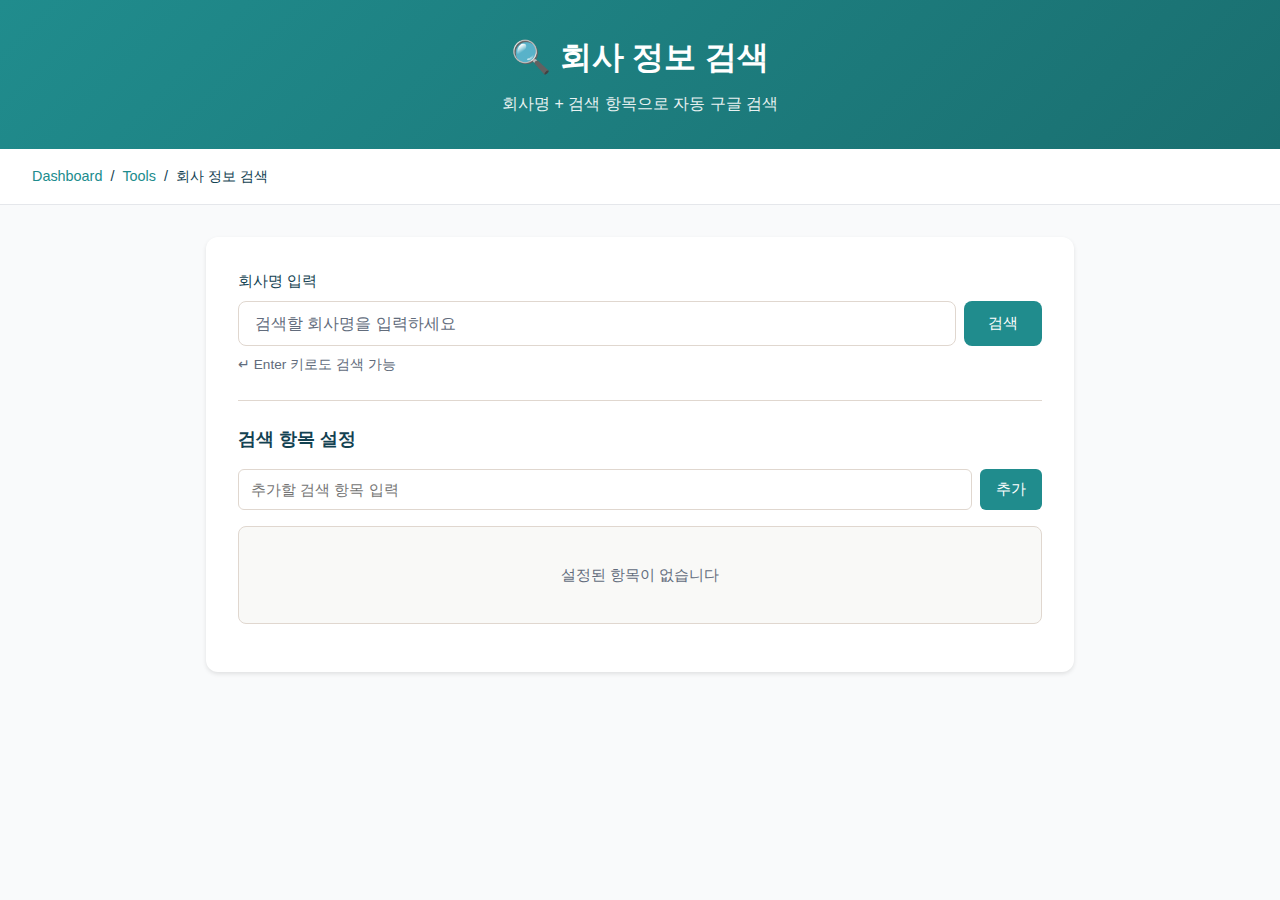
<file: apps/JobHuntingInfo/index.html>
<!DOCTYPE html>
<html lang="ko">
<head>
    <meta charset="UTF-8">
    <meta name="viewport" content="width=device-width, initial-scale=1.0">
    <meta name="description" content="회사명과 검색 항목을 입력하여 자동으로 구글 검색">
    <meta name="theme-color" content="#208C8D">
    <title>회사 정보 검색 - Web Apps</title>

    <!-- 공통 스타일 -->
    <link rel="stylesheet" href="../../styles/common.css">

    <!-- 앱별 스타일 -->
    <link rel="stylesheet" href="style.css">
</head>
<body>
    <!-- 네비게이션 헤더 -->
    <div class="app-header">
        <h1>🔍 회사 정보 검색</h1>
        <p>회사명 + 검색 항목으로 자동 구글 검색</p>
    </div>

    <!-- 경로 표시 (Breadcrumb) -->
    <nav class="breadcrumb">
        <a href="../../">Dashboard</a>
        <span>/</span>
        <a href="../../#Tools">Tools</a>
        <span>/</span>
        <span>회사 정보 검색</span>
    </nav>

    <!-- 앱 콘텐츠 -->
    <div class="app-content">
        <div class="app-container">
            <div id="statusMessage"></div>

            <!-- 검색 섹션 -->
            <div class="form-group">
                <label class="form-label">회사명 입력</label>
                <div class="input-wrapper">
                    <input 
                        type="text" 
                        id="searchInput" 
                        class="search-input" 
                        placeholder="검색할 회사명을 입력하세요"
                    />
                    <button id="searchBtn" class="btn btn-primary">검색</button>
                </div>
                <div class="tabs-info">↵ Enter 키로도 검색 가능</div>
            </div>

            <div class="divider"></div>

            <!-- 설정 섹션 -->
            <div class="settings-section">
                <h2>검색 항목 설정</h2>

                <div class="add-item-wrapper">
                    <input 
                        type="text" 
                        id="itemInput" 
                        class="add-item-input" 
                        placeholder="추가할 검색 항목 입력"
                    />
                    <button id="addItemBtn" class="btn add-item-btn">추가</button>
                </div>

                <div id="itemsList" class="items-list">
                    <div class="empty-state">설정된 항목이 없습니다</div>
                </div>
            </div>
        </div>
    </div>

    <!-- 공통 유틸리티 스크립트 -->
    <script src="../../scripts/common.js"></script>

    <!-- 앱별 스크립트 -->
    <script src="script.js"></script>
</body>
</html>
</file>
<file: styles/common.css>
:root {
    --font-family: -apple-system, BlinkMacSystemFont, 'Segoe UI', Roboto, sans-serif;
    --color-primary: #3b82f6;
    --color-secondary: #64748b;
    --color-success: #10b981;
    --color-error: #ef4444;
    --color-bg-light: #f9fafb;
    --color-bg-white: #ffffff;
    --color-border: #e5e7eb;
    --color-text: #1f2937;
    --color-text-muted: #6b7280;
    
    --spacing-xs: 0.25rem;
    --spacing-sm: 0.5rem;
    --spacing-md: 1rem;
    --spacing-lg: 1.5rem;
    --spacing-xl: 2rem;
    
    --radius-sm: 6px;
    --radius-md: 8px;
    --radius-lg: 12px;
    
    --shadow-sm: 0 2px 4px rgba(0, 0, 0, 0.05);
    --shadow-md: 0 4px 6px rgba(0, 0, 0, 0.1);
    --shadow-lg: 0 10px 15px rgba(0, 0, 0, 0.1);
    
    --transition: all 0.3s ease;
}

* {
    margin: 0;
    padding: 0;
    box-sizing: border-box;
}

html {
    scroll-behavior: smooth;
    font-size: 16px;
}

body {
    font-family: var(--font-family);
    background-color: var(--color-bg-light);
    color: var(--color-text);
    line-height: 1.6;
}

/* 버튼 스타일 */
.btn {
    display: inline-block;
    padding: 0.625rem 1rem;
    font-size: 0.95rem;
    font-weight: 500;
    border: none;
    border-radius: var(--radius-md);
    cursor: pointer;
    transition: var(--transition);
    text-decoration: none;
    text-align: center;
}

.btn-primary {
    background-color: var(--color-primary);
    color: white;
}

.btn-primary:hover {
    background-color: #1e40af;
    transform: translateY(-2px);
    box-shadow: var(--shadow-md);
}

.btn-secondary {
    background-color: var(--color-bg-light);
    color: var(--color-text);
    border: 1px solid var(--color-border);
}

.btn-secondary:hover {
    background-color: var(--color-border);
}

/* 입력 필드 */
input, textarea, select {
    font-family: inherit;
    font-size: inherit;
    padding: 0.625rem;
    border: 1px solid var(--color-border);
    border-radius: var(--radius-md);
    transition: var(--transition);
}

input:focus, textarea:focus, select:focus {
    outline: none;
    border-color: var(--color-primary);
    box-shadow: 0 0 0 3px rgba(59, 130, 246, 0.1);
}

/* 카드 컴포넌트 */
.card {
    background: var(--color-bg-white);
    border: 1px solid var(--color-border);
    border-radius: var(--radius-lg);
    padding: var(--spacing-lg);
    box-shadow: var(--shadow-sm);
    transition: var(--transition);
}

.card:hover {
    box-shadow: var(--shadow-md);
}

/* 레이아웃 */
.container {
    max-width: 1200px;
    margin: 0 auto;
    padding: 0 var(--spacing-md);
}

.flex {
    display: flex;
}

.flex-col {
    flex-direction: column;
}

.flex-center {
    justify-content: center;
    align-items: center;
}

.grid {
    display: grid;
    gap: var(--spacing-md);
}

.grid-2 {
    grid-template-columns: repeat(auto-fit, minmax(250px, 1fr));
}

.grid-3 {
    grid-template-columns: repeat(auto-fit, minmax(300px, 1fr));
}

/* 유틸리티 클래스 */
.mt-xs { margin-top: var(--spacing-xs); }
.mt-sm { margin-top: var(--spacing-sm); }
.mt-md { margin-top: var(--spacing-md); }
.mt-lg { margin-top: var(--spacing-lg); }
.mt-xl { margin-top: var(--spacing-xl); }

.mb-xs { margin-bottom: var(--spacing-xs); }
.mb-sm { margin-bottom: var(--spacing-sm); }
.mb-md { margin-bottom: var(--spacing-md); }
.mb-lg { margin-bottom: var(--spacing-lg); }
.mb-xl { margin-bottom: var(--spacing-xl); }

.p-md { padding: var(--spacing-md); }
.p-lg { padding: var(--spacing-lg); }

.text-center { text-align: center; }
.text-muted { color: var(--color-text-muted); }
.text-sm { font-size: 0.875rem; }
.text-lg { font-size: 1.125rem; }

.hidden { display: none; }
.visible { display: block; }

/* 반응형 미디어 쿼리 */
@media (max-width: 768px) {
    html {
        font-size: 14px;
    }
    
    .grid-2,
    .grid-3 {
        grid-template-columns: 1fr;
    }
}
</file>
<file: apps/JobHuntingInfo/style.css>
/* 앱별 스타일 정의 */
:root {
    --color-primary: #208C8D;
    --color-primary-hover: #1a6f70;
    --color-text: #134252;
    --color-text-secondary: #626c7c;
    --color-border: #e0d7cf;
    --color-error: #c01530;
}

.app-header {
    background: linear-gradient(135deg, var(--color-primary) 0%, #1a6f70 100%);
    color: white;
    padding: 2rem;
    text-align: center;
    box-shadow: 0 4px 6px rgba(0, 0, 0, 0.1);
}

.app-header h1 {
    font-size: 2rem;
    margin-bottom: 0.5rem;
}

.app-header p {
    font-size: 1rem;
    opacity: 0.9;
}

.breadcrumb {
    padding: 1rem 2rem;
    background: white;
    border-bottom: 1px solid #e5e7eb;
    display: flex;
    gap: 0.5rem;
    align-items: center;
    font-size: 0.9rem;
}

.breadcrumb a {
    color: var(--color-primary);
    text-decoration: none;
}

.breadcrumb a:hover {
    text-decoration: underline;
}

.app-content {
    max-width: 900px;
    margin: 2rem auto;
    padding: 0 1rem;
}

.app-container {
    background: white;
    border-radius: 12px;
    padding: 2rem;
    box-shadow: 0 2px 4px rgba(0, 0, 0, 0.1);
}

/* 폼 그룹 */
.form-group {
    margin-bottom: 1.5rem;
}

.form-label {
    display: block;
    font-size: 0.95rem;
    font-weight: 500;
    margin-bottom: 0.5rem;
    color: var(--color-text);
}

.input-wrapper {
    display: flex;
    gap: 0.5rem;
}

.search-input {
    flex: 1;
    padding: 0.75rem 1rem;
    font-size: 1rem;
    border: 1px solid var(--color-border);
    border-radius: 8px;
    color: var(--color-text);
    background: white;
    transition: border-color 0.2s, box-shadow 0.2s;
}

.search-input:focus {
    outline: none;
    border-color: var(--color-primary);
    box-shadow: 0 0 0 3px rgba(32, 140, 141, 0.1);
}

.search-input::placeholder {
    color: var(--color-text-secondary);
}

/* 버튼 */
.btn {
    padding: 0.75rem 1.5rem;
    font-size: 0.95rem;
    font-weight: 500;
    border: none;
    border-radius: 8px;
    cursor: pointer;
    transition: all 0.2s;
    display: inline-flex;
    align-items: center;
    justify-content: center;
    gap: 0.5rem;
}

.btn-primary {
    background: var(--color-primary);
    color: white;
    flex-shrink: 0;
    white-space: nowrap;
}

.btn-primary:hover {
    background: var(--color-primary-hover);
    transform: translateY(-2px);
}

.btn-primary:active {
    transform: scale(0.98);
}

/* 탭 정보 */
.tabs-info {
    font-size: 0.85rem;
    color: var(--color-text-secondary);
    margin-top: 0.5rem;
}

/* 구분선 */
.divider {
    height: 1px;
    background: var(--color-border);
    margin: 1.5rem 0;
}

/* 설정 섹션 */
.settings-section h2 {
    font-size: 1.1rem;
    font-weight: 600;
    margin: 0 0 1rem 0;
    color: var(--color-text);
}

.add-item-wrapper {
    display: flex;
    gap: 0.5rem;
    margin-bottom: 1rem;
}

.add-item-input {
    flex: 1;
    padding: 0.625rem 0.75rem;
    font-size: 0.95rem;
    border: 1px solid var(--color-border);
    border-radius: 6px;
    color: var(--color-text);
    background: white;
    transition: border-color 0.2s;
}

.add-item-input:focus {
    outline: none;
    border-color: var(--color-primary);
    box-shadow: 0 0 0 3px rgba(32, 140, 141, 0.1);
}

.add-item-btn {
    padding: 0.625rem 1rem;
    font-size: 0.95rem;
    background: var(--color-primary);
    color: white;
    border: none;
    border-radius: 6px;
    cursor: pointer;
    transition: background 0.2s;
    white-space: nowrap;
    font-weight: 500;
}

.add-item-btn:hover {
    background: var(--color-primary-hover);
    transform: translateY(-2px);
}

/* 항목 리스트 */
.items-list {
    display: flex;
    flex-direction: column;
    gap: 0.5rem;
    max-height: 300px;
    overflow-y: auto;
    margin-bottom: 1rem;
    padding: 0.75rem;
    background: #f9f9f7;
    border-radius: 8px;
    border: 1px solid var(--color-border);
}

.items-list::-webkit-scrollbar {
    width: 6px;
}

.items-list::-webkit-scrollbar-track {
    background: transparent;
}

.items-list::-webkit-scrollbar-thumb {
    background: var(--color-border);
    border-radius: 3px;
}

.items-list::-webkit-scrollbar-thumb:hover {
    background: var(--color-text-secondary);
}

.item-row {
    display: flex;
    align-items: center;
    justify-content: space-between;
    background: white;
    padding: 0.75rem;
    border-radius: 6px;
    border: 1px solid var(--color-border);
    gap: 0.5rem;
}

.item-text {
    flex: 1;
    font-size: 0.95rem;
    color: var(--color-text);
    word-break: break-word;
}

.item-remove-btn {
    padding: 0.25rem 0.5rem;
    font-size: 0.85rem;
    background: rgba(192, 21, 47, 0.1);
    color: var(--color-error);
    border: none;
    border-radius: 4px;
    cursor: pointer;
    transition: background 0.2s;
    white-space: nowrap;
    font-weight: 500;
}

.item-remove-btn:hover {
    background: rgba(192, 21, 47, 0.2);
}

.empty-state {
    text-align: center;
    color: var(--color-text-secondary);
    font-size: 0.95rem;
    padding: 1.5rem 0.75rem;
}

/* 상태 메시지 */
.status-message {
    padding: 0.75rem 1rem;
    border-radius: 8px;
    font-size: 0.9rem;
    text-align: center;
    margin-bottom: 1rem;
    animation: slideDown 0.3s ease;
}

@keyframes slideDown {
    from {
        opacity: 0;
        transform: translateY(-10px);
    }
    to {
        opacity: 1;
        transform: translateY(0);
    }
}

.status-success {
    background: rgba(33, 128, 141, 0.1);
    color: #208C8D;
    border: 1px solid rgba(33, 128, 141, 0.2);
}

.status-error {
    background: rgba(192, 21, 47, 0.1);
    color: var(--color-error);
    border: 1px solid rgba(192, 21, 47, 0.2);
}

/* 반응형 디자인 */
@media (max-width: 768px) {
    .app-header h1 {
        font-size: 1.5rem;
    }

    .app-container {
        padding: 1.5rem;
    }

    .input-wrapper {
        flex-direction: column;
    }

    .btn {
        width: 100%;
        justify-content: center;
    }

    .add-item-wrapper {
        flex-direction: column;
    }

    .add-item-btn {
        width: 100%;
    }

    .item-row {
        flex-direction: column;
        align-items: flex-start;
    }

    .item-remove-btn {
        width: 100%;
        text-align: center;
    }
}
</file>
